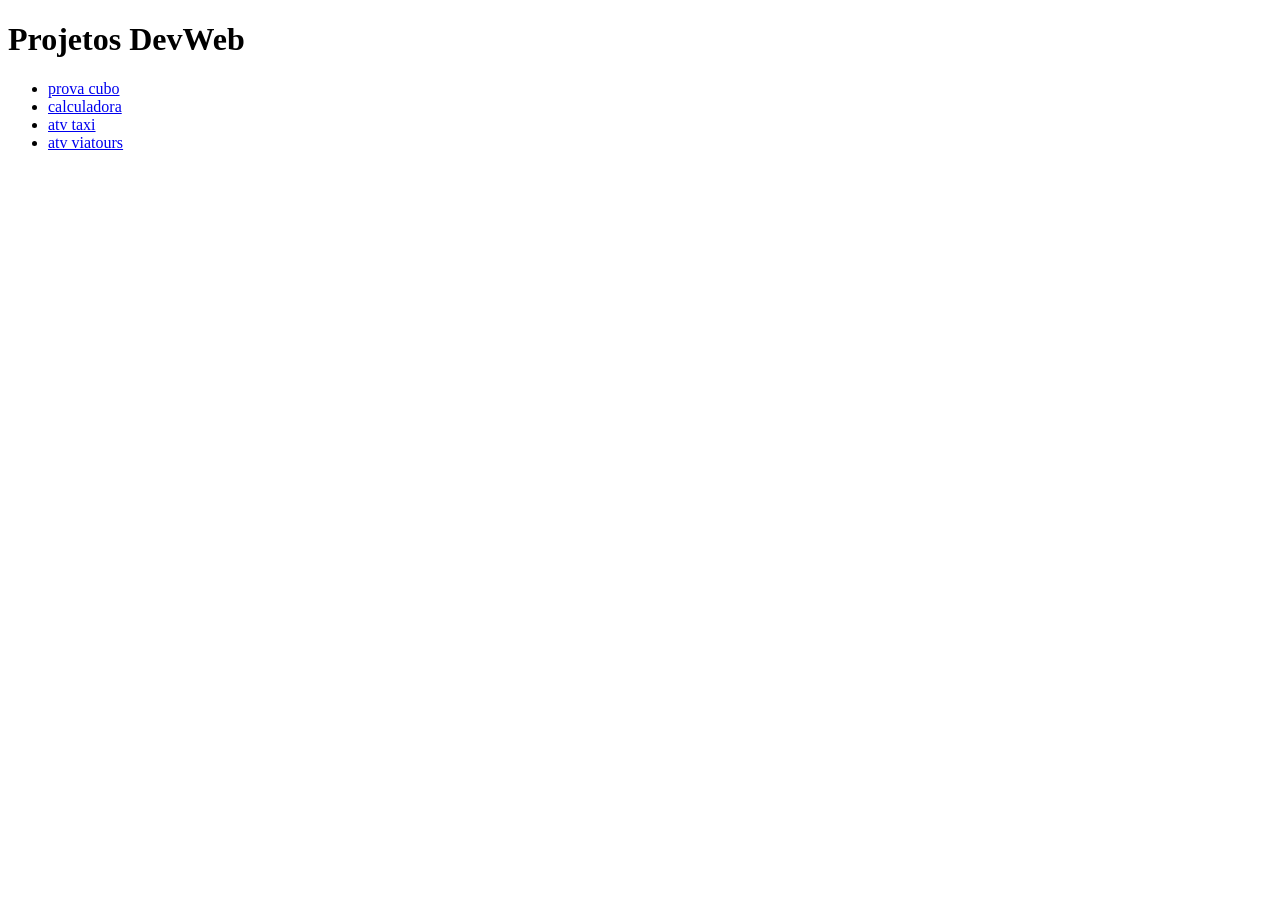
<file: index.html>
<!DOCTYPE html>
<html lang="pt-br">
<head>
    <meta charset="UTF-8">
    <meta name="viewport" content="width=device-width, initial-scale=1.0">
    <title>Projetos DevWeb</title>
</head>
<body>
    <main>
        <h1>
            Projetos DevWeb
        </h1>
        <ul>
            <li>
                <a href="cubo/">prova cubo</a>
            </li>
            <li>
                <a href="calculadora/">calculadora</a>
            </li>
            <li>
                <a href="atv-taxi/">atv taxi</a>
            </li>
            <li>
                <a href="viagens/atv-prova-viatours/">atv viatours</a>
            </li>
        </ul>

    </main>
    
</body>
</html>
</file>
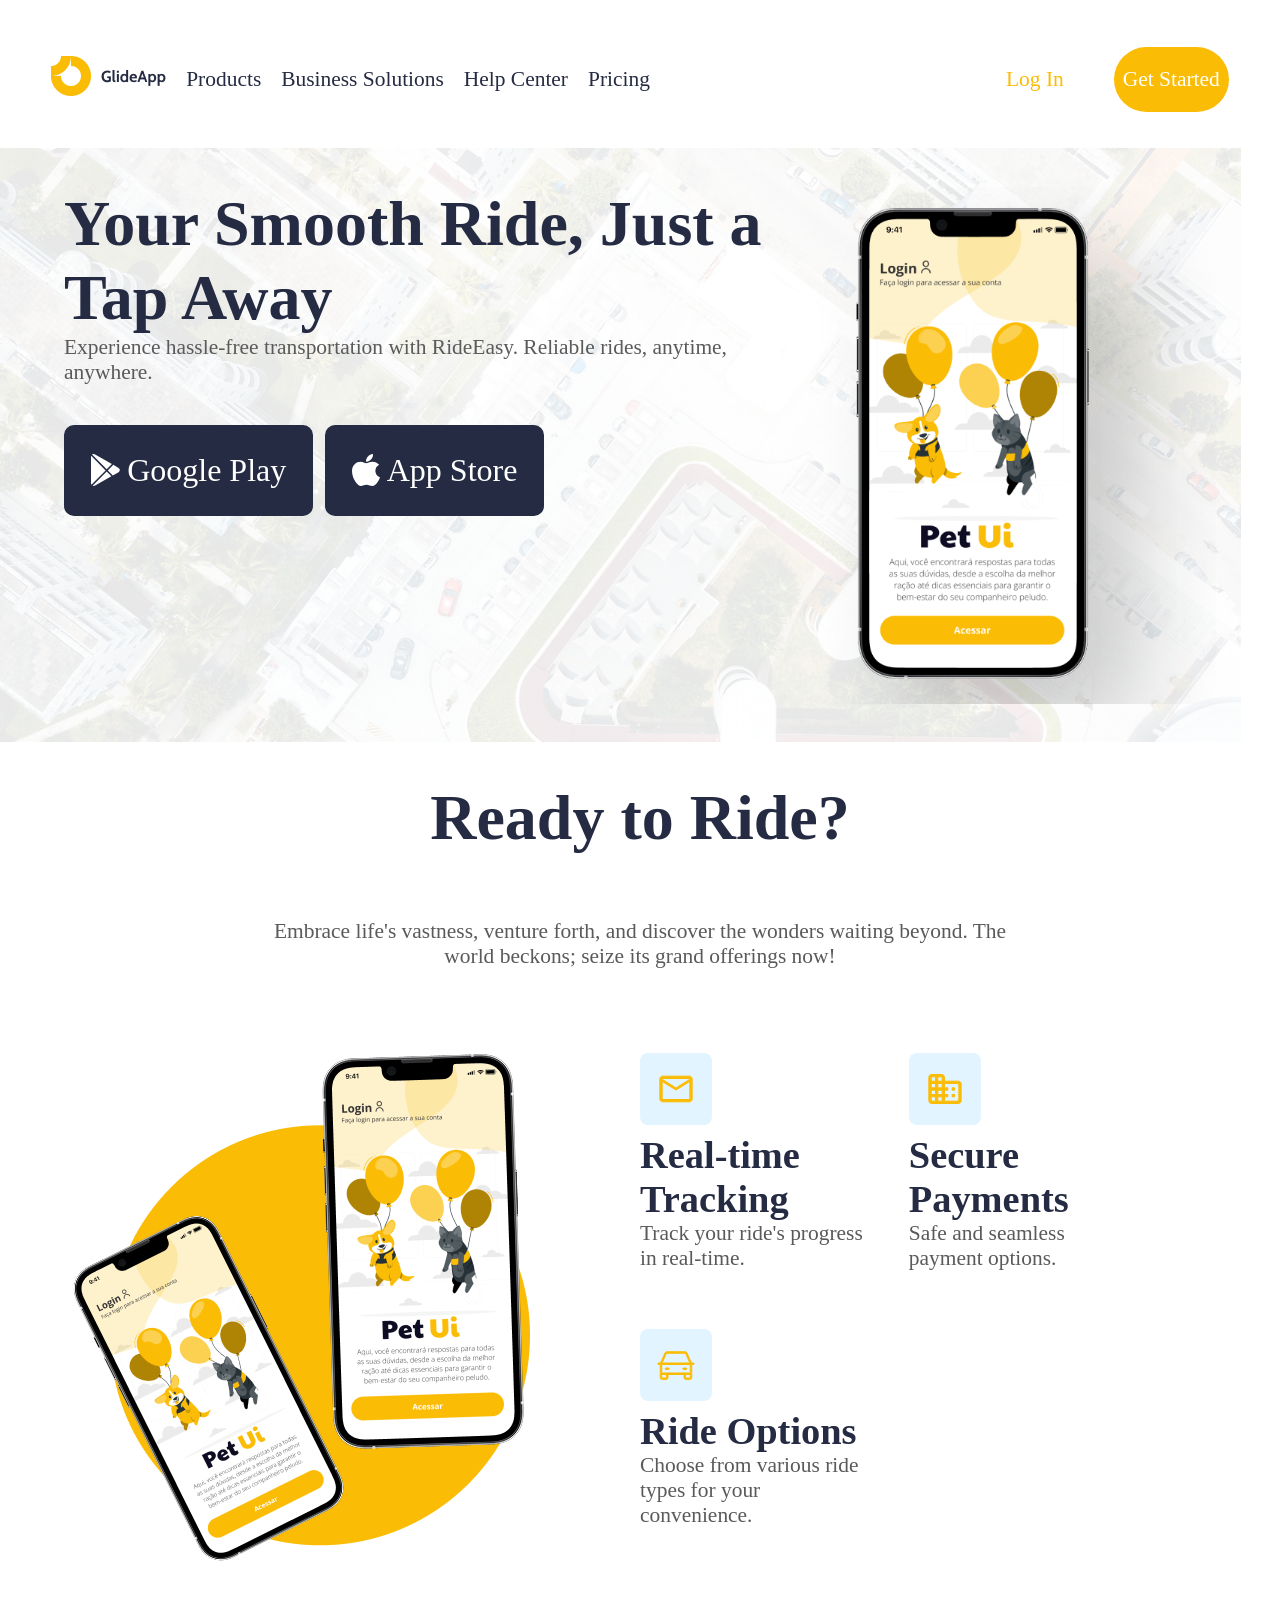
<file: atv-taxi/index.html>
<!DOCTYPE html>
<html lang="pt-br">

<head>
    <meta charset="UTF-8">
    <meta name="viewport" content="width=device-width, initial-scale=1.0">
    <link rel="stylesheet" href="css/reset.css">
    <link rel="stylesheet" href="css/style.css">
    <title>atv Táxi</title>
</head>

<body>
    <header>

        <nav>
            <ul>
                <li>
                    <h1>
                        <img src="images/logo-glide-app.png" alt="logo-glide-app">
                    </h1>
                </li>
                <li>
                    <a href="#">Products</a>
                </li>
                <li>
                    <a href="#">Business Solutions</a>
                </li>
                <li>
                    <a href="#">Help Center </a>
                </li>
                <li>
                    <a href="#">Pricing</a>
                </li>
            </ul>
            <ul class="canto">
                <li class="log">
                    <a href="#">Log In</a>
                </li>
                <li class="get">
                    <a href="#">Get Started</a>
                </li>
            </ul>
        </nav>
    </header>
    <main>
        <section class="banner">
            <div>
                <h2>
                    Your Smooth Ride, Just a Tap Away
                </h2>
                <p class="pqn">
                    Experience hassle-free transportation with RideEasy.
                    Reliable rides, anytime, anywhere.
                </p>
                <p class="button">
                    <a href="#" class="app">
                        <img src="images/icon-button-google.svg" alt="icon-button-google">
                        <span>
                            Google Play
                        </span>
                    </a>
                    <a href="#" class="app">
                        <img src="images/icon-apple-ios.svg" alt="icon-apple-ios">
                        <span>
                            App Store
                        </span>
                    </a>
                </p>

            </div>
            <div class="imagem">
                <img src="images/iphone-pet-ui.png" alt="" class="imagememe">
            </div>

        </section>
        <section class="ride">

            <h2>
                Ready to Ride?
            </h2>
            <p class="pqn">
                Embrace life's vastness, venture forth,
                and discover the wonders waiting beyond.
                The world beckons; seize its grand offerings now!
            </p>
            <div>
                <div class="imagi">
                    <img src="images/smartphones-pet-uis.png" alt="smartphones-pet-uis">
                </div>
                <div class="lista">
                    <ul>
                        <li>
                            <img src="images/icon-back-blue-letter.svg" alt="icon-back-blue-letter">
                            <h3>
                                Real-time Tracking
                            </h3>
                            <p class="pqn">
                                Track your ride's progress in real-time.
                            </p>
                        </li>
                        <li>
                            <img src="images/icon-back-blue-building.svg" alt="icon-back-blue-building">
                            <h3>
                                Secure Payments
                            </h3>
                            <p class="pqn">
                                Safe and seamless payment options.
                            </p>
                        </li>
                        <li>
                            <img src="images/icon-back-blue-car.svg" alt="icon-back-blue-car">
                            <h3>
                                Ride Options
                            </h3>
                            <p class="pqn">
                                Choose from various ride types for your convenience.
                            </p>
                        </li>
                    </ul>
                </div>
            </div>
        </section>
    </main>
</body>

</html>
</file>
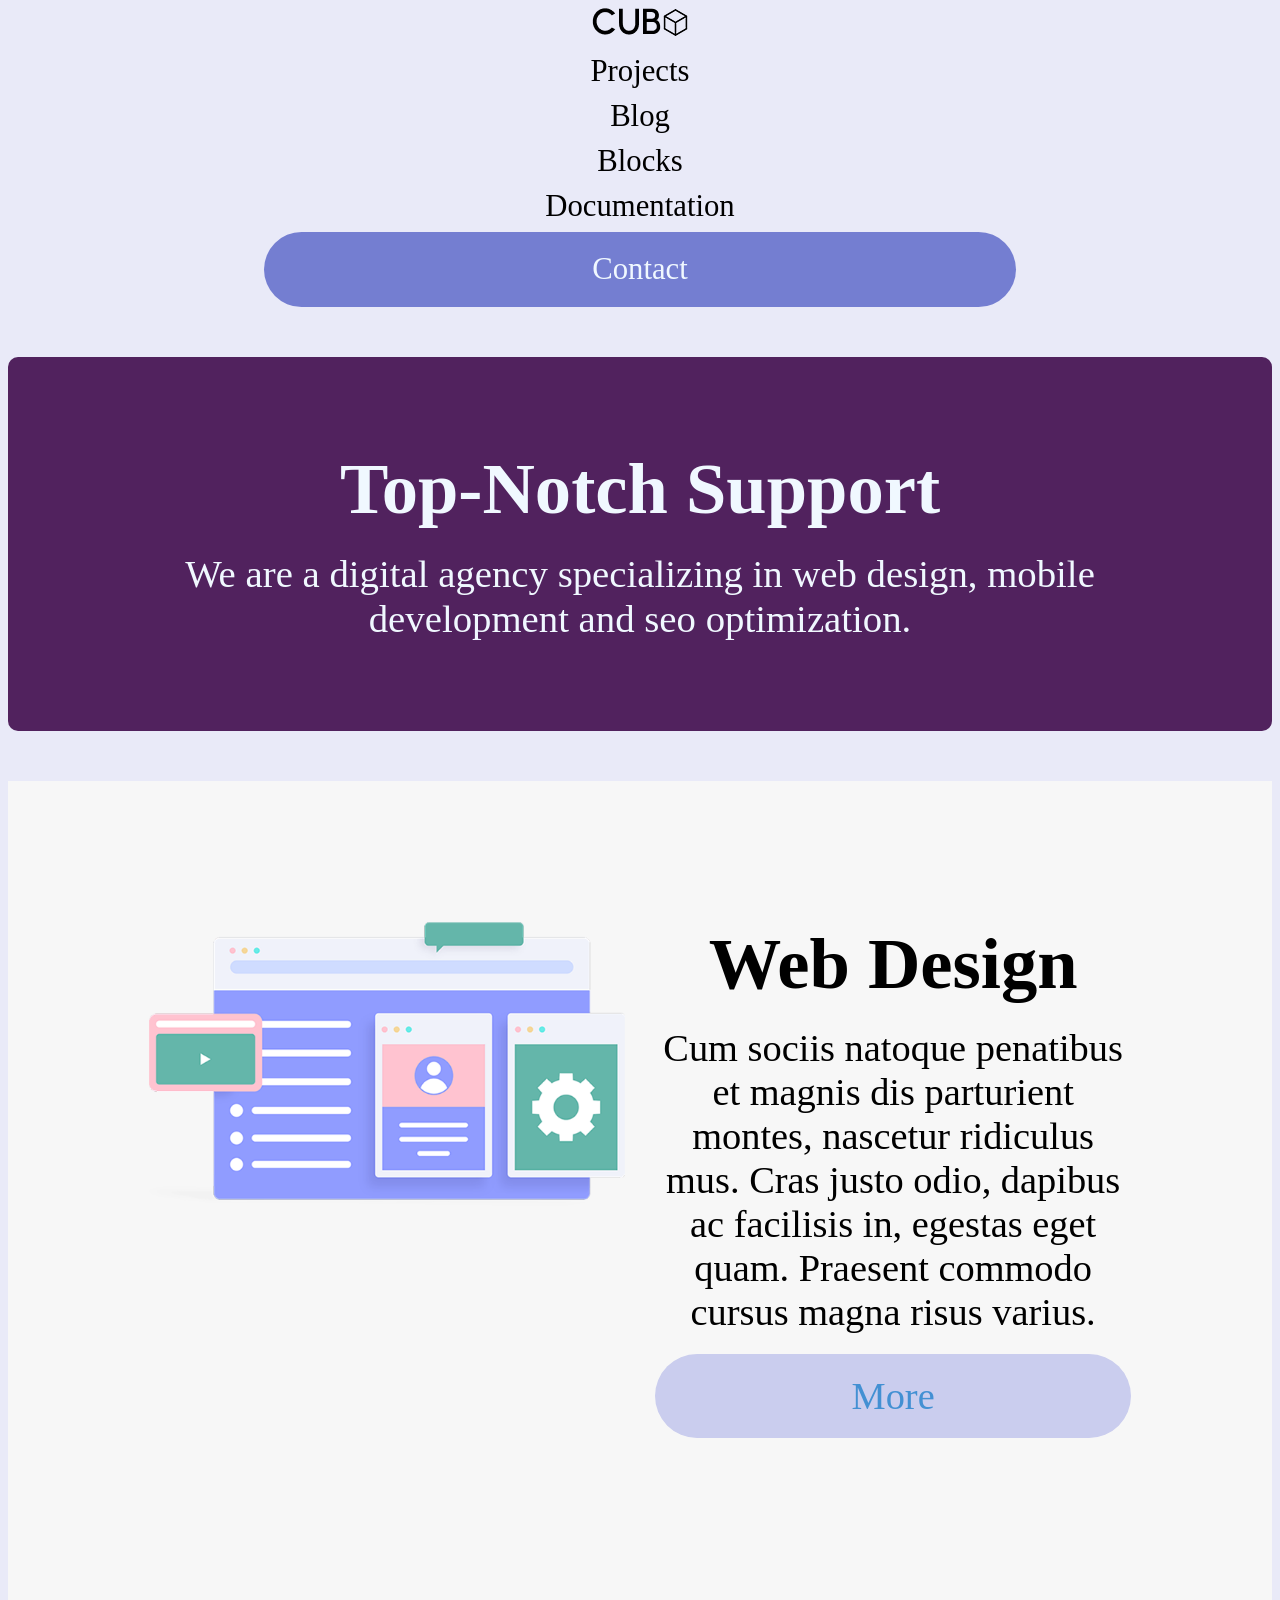
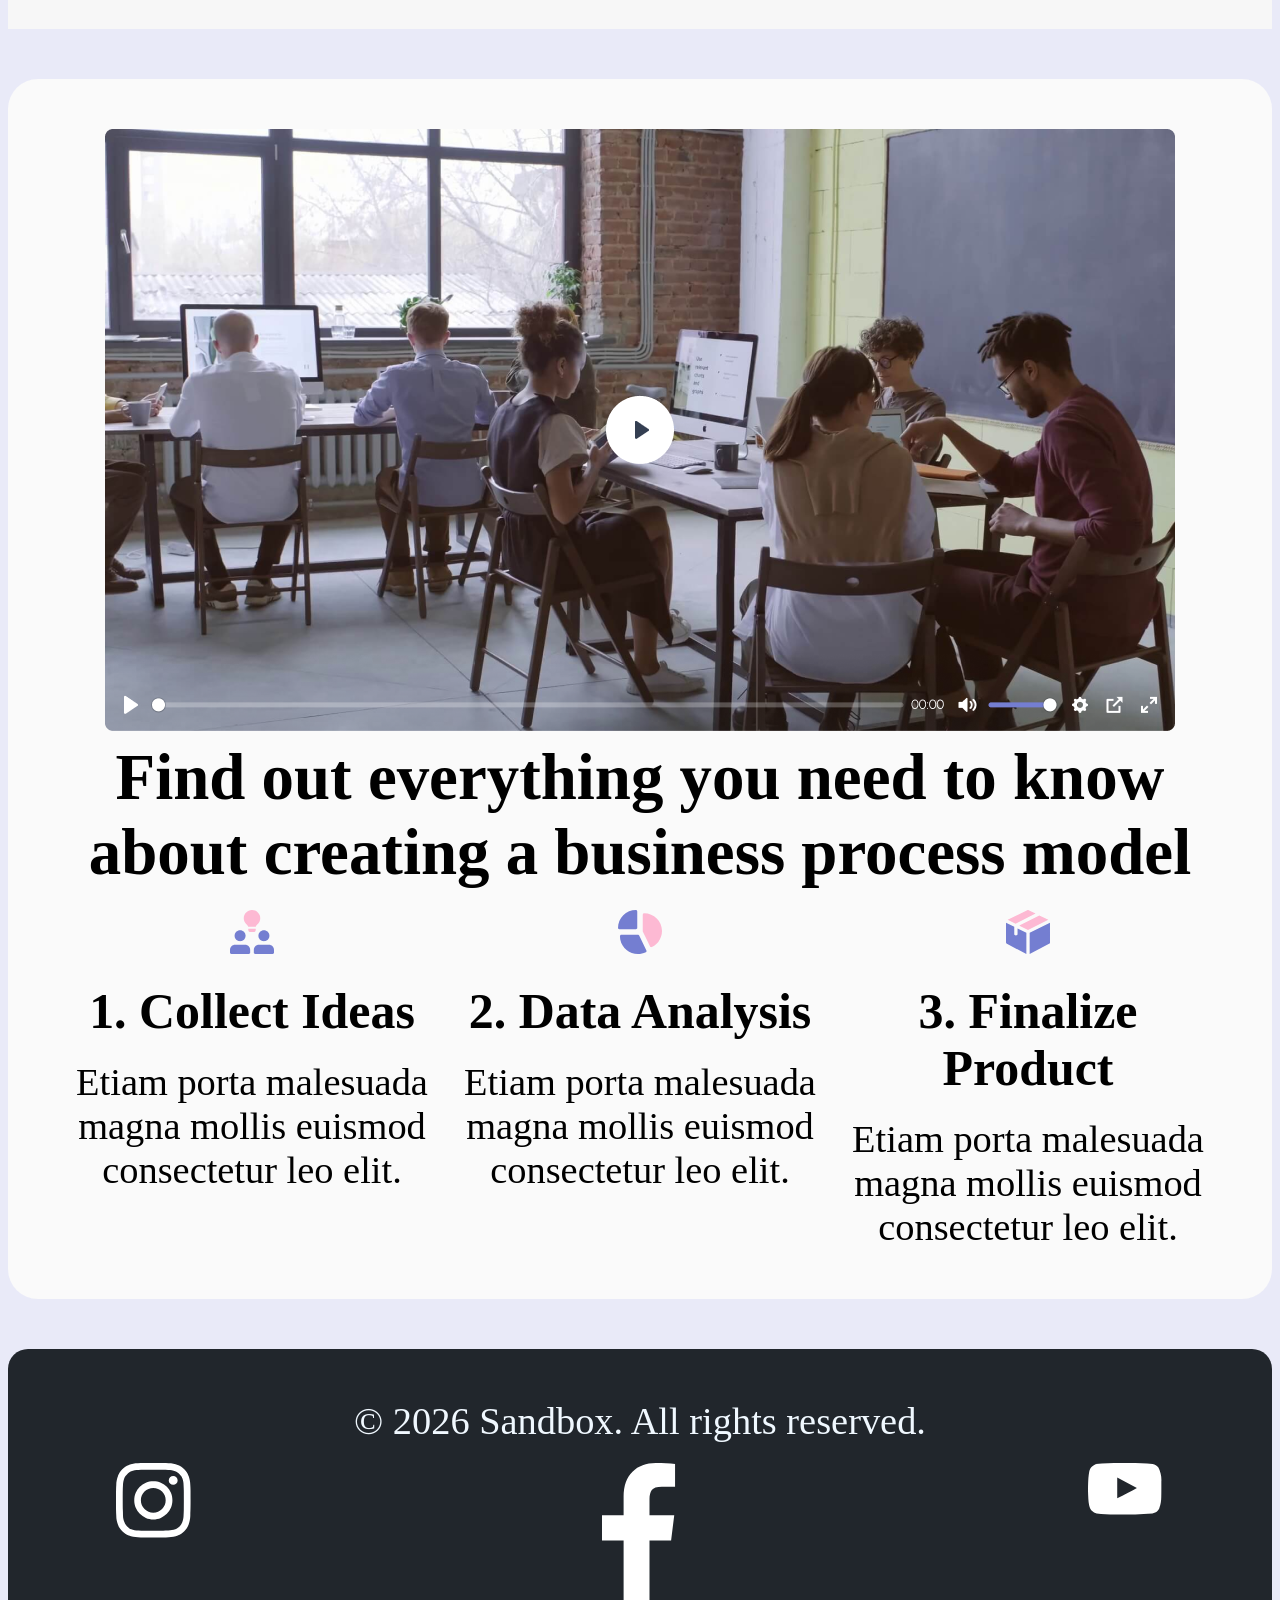
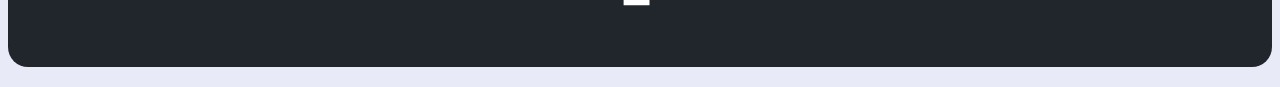
<file: cubo/index.html>
<!DOCTYPE html>
<html lang="pt-br">

<head>
    <meta charset="UTF-8">
    <meta name="viewport" content="width=device-width, initial-scale=1.0">
    <title>Document</title>
    <link rel="stylesheet" href="css/reset.css">
    <link rel="stylesheet" href="css/style.css">
</head>

<body>
    <main>
        <header>

            <nav>

                <ul>
                    <li>
                        <h1>
                            <img src="images/logo-cubo.png" alt="logo-cubo">
                        </h1>
                    </li>
                    <li>
                        <a href="#">Projects</a>
                    </li>
                    <li>
                        <a href="#">Blog</a>
                    </li>
                    <li>
                        <a href="#">Blocks</a>
                    </li>
                    <li>
                        <a href="#">Documentation</a>
                    </li>
                    <li class="C">
                        <a href="#">Contact</a>
                    </li>
                </ul>
            </nav>
        </header>
        <section class="um">
            <h2>
                Top-Notch Support
            </h2>
            <p>
                We are a digital agency specializing in web design, mobile development and seo optimization.

            </p>
        </section>
        <section class="dois">
            <div>
            <img src="images/web-design-cubo.png" alt="web-design-cubo">
            </div>
            <div>
                <h2>
                Web Design
            </h2>
            <p>
                Cum sociis natoque penatibus et magnis dis parturient montes, nascetur ridiculus mus. Cras justo odio,
                dapibus ac facilisis in, egestas eget quam. Praesent commodo cursus magna risus varius.
            </p>
            <p class="M">
                More 
            </p>
            </div>
        </section>
        <section class="tres">
            <img src="images/video-cubo.png" alt="video-cubo">
            <div>
                <h2>
                    Find out everything you <span>need </span> to know about creating a business process model

                </h2>
            </div>
            <div>
                <ul>
                    <li>
                        <img src="images/icone-collect-ideas.svg" alt="icone-collect-ideas">
                        <h3>
                            1. Collect Ideas
                        </h3>
                        <p>
                            Etiam porta malesuada magna mollis euismod consectetur leo elit.
                        </p>
                    </li>
                    <li>
                        <img src="images/icone-data-analysis.svg" alt="icone-collect-ideas">
                        <h3>
                            2. Data Analysis
                        </h3>
                        <p>
                            Etiam porta malesuada magna mollis euismod consectetur leo elit.

                        </p>
                    </li>
                    <li>
                        <img src="images/icone-finalize-product.svg" alt="icone-collect-ideas">
                        <h3>
                            3. Finalize Product

                        </h3>
                        <p>
                            Etiam porta malesuada magna mollis euismod consectetur leo elit.

                        </p>
                    </li>
                </ul>

            </div>

        </section>
        <footer>
            <p>
                © 2026 Sandbox. All rights reserved.

            </p>
            <nav>
                <ul>
                    <li>
                        <img src="images/instagram.svg" alt="">
                    </li>
                    <li>
                        <img src="images/facebook.svg" alt="">
                    </li>
                    <li>
                        <img src="images/youtube.svg" alt="">
                    </li>
                </ul>
            </nav>
        </footer>
    </main>
</body>

</html>
</file>
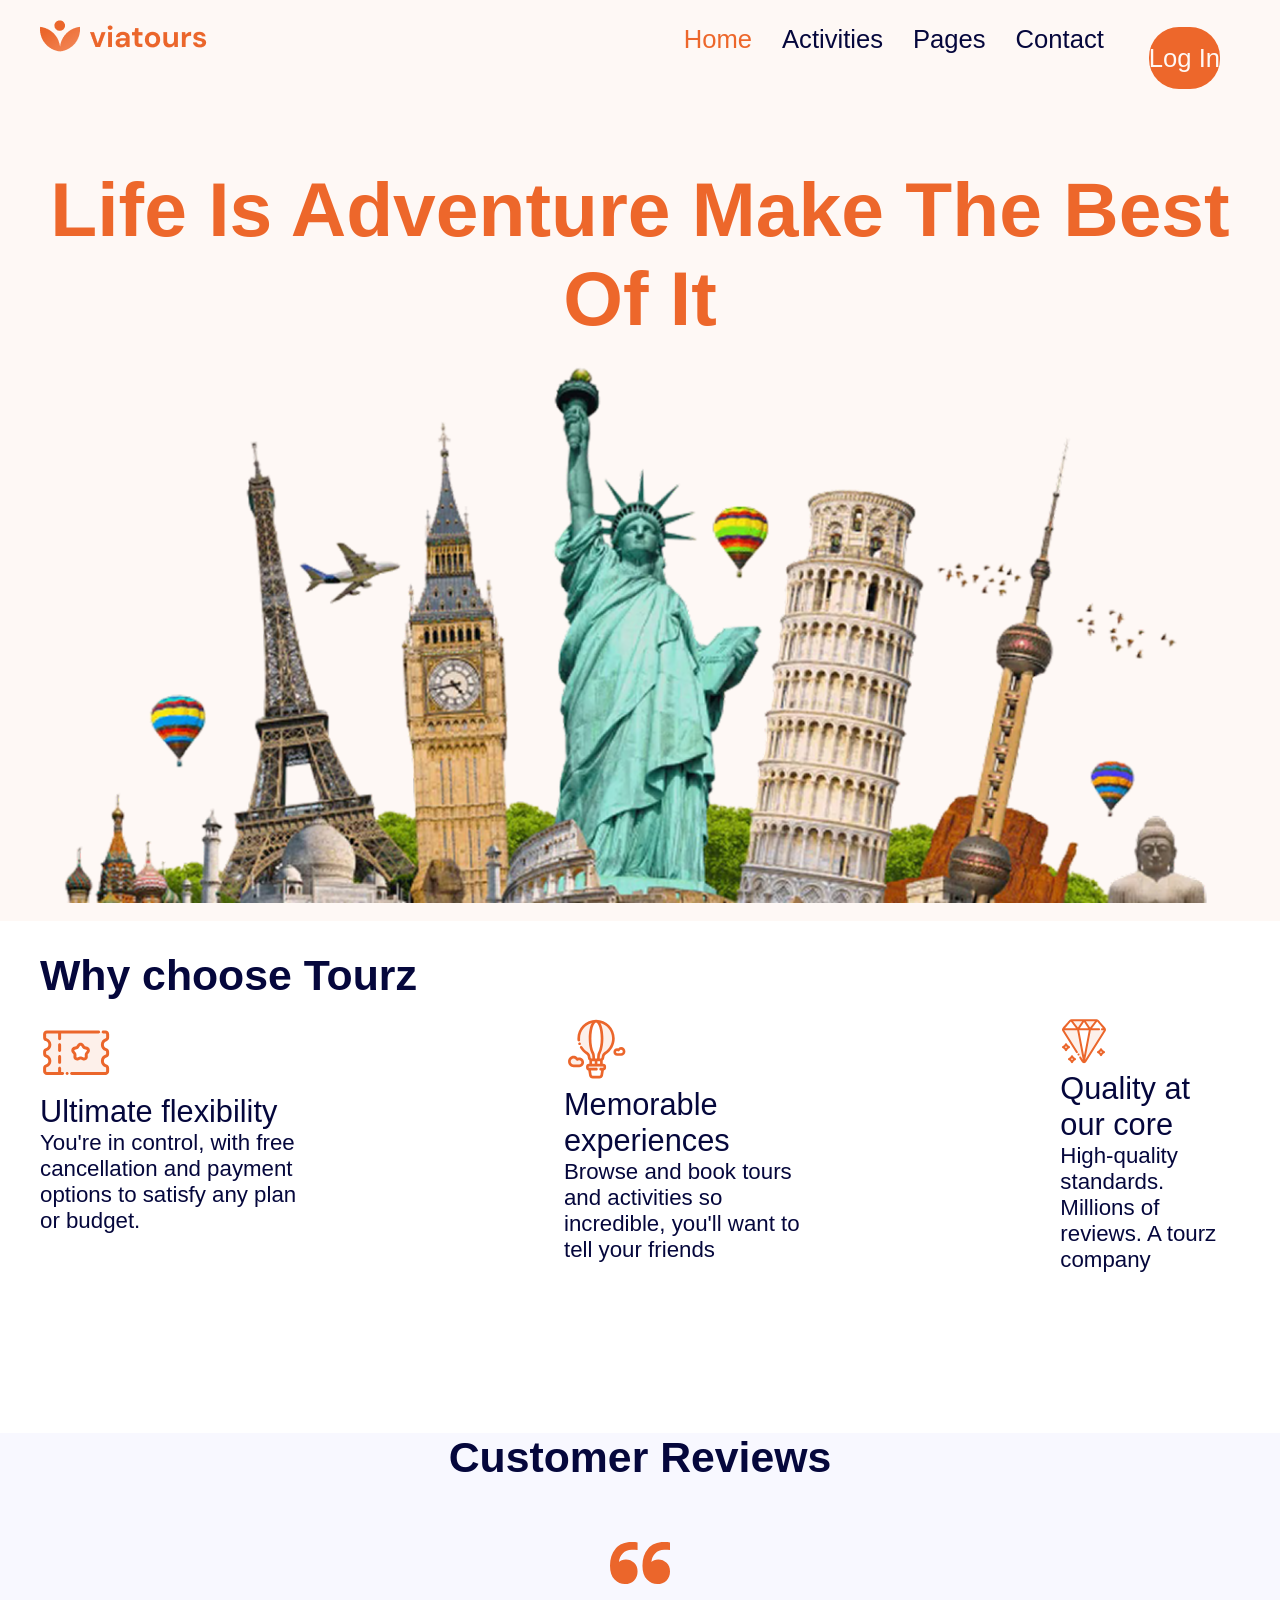
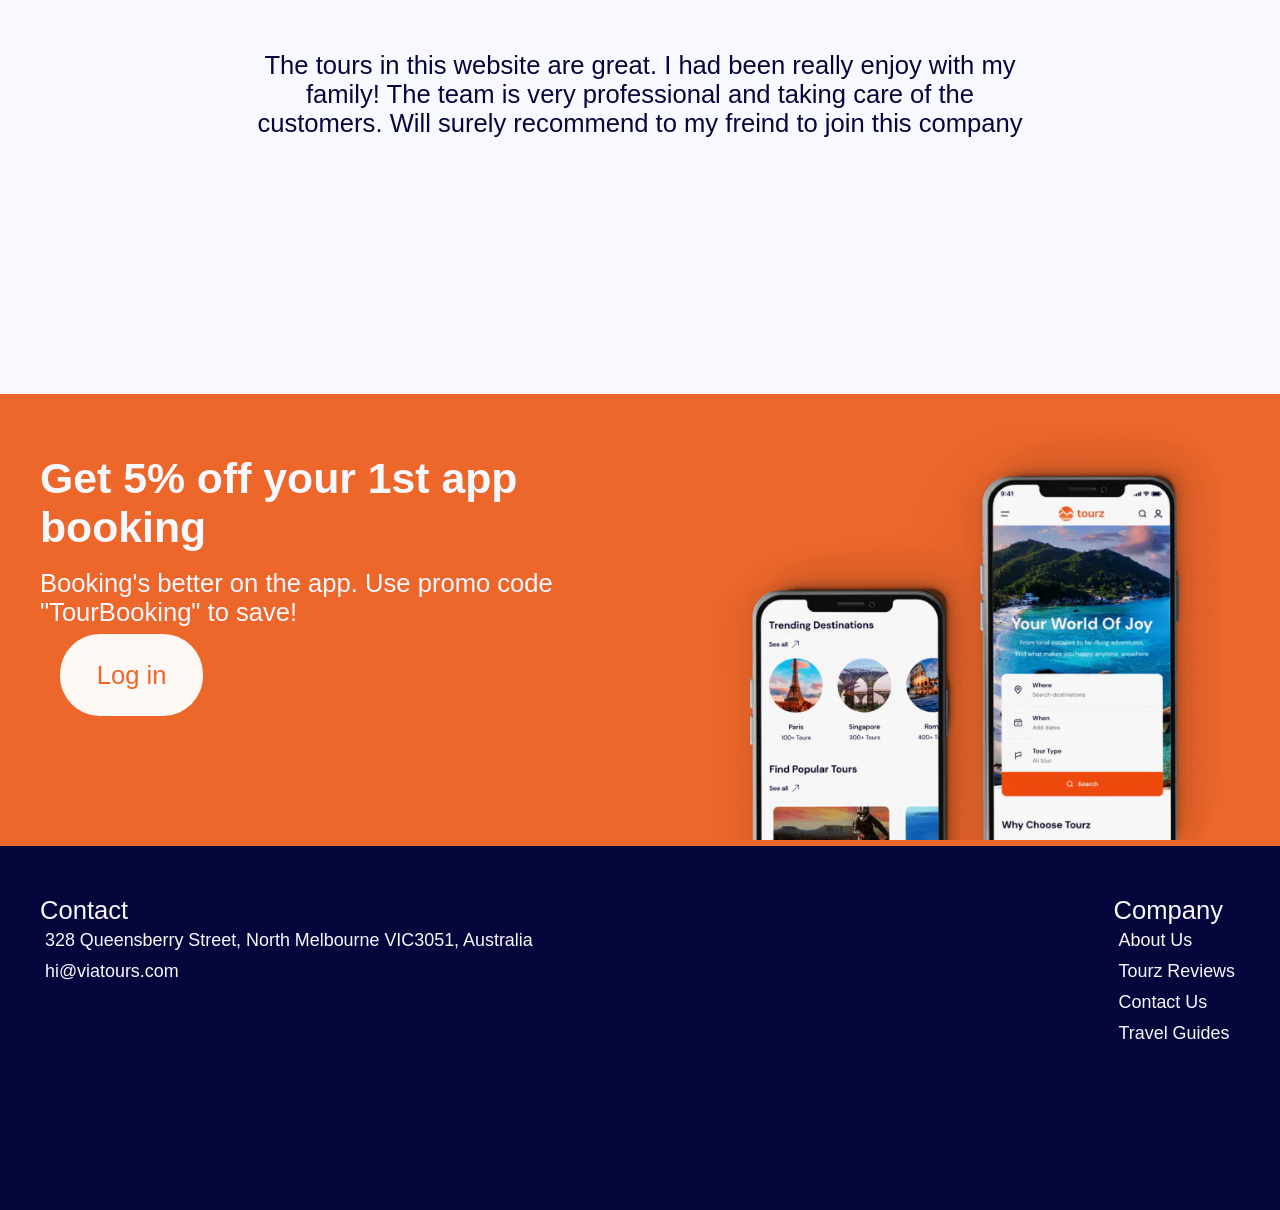
<file: viagens/atv-prova-viatours/index.html>
<!DOCTYPE html>
<html lang="pt-br">

<head>
    <meta charset="UTF-8">
    <meta name="viewport" content="width=device-width, initial-scale=1.0">
    <title>viatours</title>
    <link rel="stylesheet" href="css/reset.css">
    <link rel="stylesheet" href="css/style.css">
</head>

<body>
    <header>
        <h1>
            <img src="imagens/logo-viatours.png" alt="logo-viatours">

        </h1>
        <nav>
            <ul>
                <li class="homer">
                    <a href="#">Home</a>
                </li>
                <li>
                    <a href="#">Activities</a>
                </li>
                <li>
                    <a href="#">Pages</a>
                </li>
                <li>
                    <a href="#">Contact</a>
                </li>
                <li class="butao">
                    <button>
                        Log In
                    </button>

                </li>
            </ul>
        </nav>
    </header>
    <main>
        <section class="primeiro">
            <h2>
                Life Is Adventure Make
                The Best Of It
            </h2>
            <img src="imagens/imagem-banner.png" alt="imagem-banner">
        </section>

        <section class="segundo">
            <h2>Why choose Tourz</h2>
            <ul>
                <li>
                    <img src="imagens/icon-ticket.svg" alt="icon-ticket">
                    <h3>
                        Ultimate flexibility
                    </h3>
                    <p>
                        You're in control, with free
                        cancellation and payment options to
                        satisfy any plan or budget.
                    </p>
                </li>
                <li>
                    <img src="imagens/icon-balloon.svg.svg" alt="icon-balloon">
                    <h3>
                        Memorable experiences
                    </h3>
                    <p>
                        Browse and book tours and activities
                        so incredible, you'll want to tell your
                        friends
                    </p>
                </li>
                <li>
                    <img src="imagens/icon-diamond.svg.svg" alt="icon-diamond">
                    <h3>
                        Quality at our core
                    </h3>
                    <p>
                        High-quality standards. Millions of
                        reviews. A tourz company
                    </p>
                </li>
            </ul>
        </section>

        <section class="terceiro">
            <h3>Customer Reviews</h3>
            <img src="imagens/aspas.svg" alt="">
            <p>
                The tours in this website are great. I had been really enjoy with my family! The team is very
                professional and taking care of the customers. Will surely recommend to my freind to join
                this company
            </p>
        </section>

        <section class="quarto">
            <div>
                <h3>Get 5% off your 1st app booking</h3>
                <p>
                    Booking's better on the app. Use promo code
                    "TourBooking" to save!

                </p>
                <p>
                    <button>
                        Log in
                    </button>
                </p>

            </div>
            <div>
                <img src="imagens/celular.png" alt="celular">
            </div>
        </section>
    </main>
    <footer>
        <div>
            <h4>
                Contact
            </h4>
            <p>
                328 Queensberry Street, North Melbourne VIC3051,
                Australia
            </p>
            <p>
                hi@viatours.com
            </p>
        </div>
        <div>
            <h4>Company</h4>
            <nav>
                <ul>
                    <li>
                        <a href="#">About Us</a>
                        
                    </li>
                    <li>
                        <a href="#">Tourz Reviews</a>
                        
                    </li>
                    <li>
                        <a href="#">Contact Us</a>
                        
                    </li>
                    <li>
                        <a href="#">Travel Guides</a>
                        
                    </li>

                </ul>
            </nav>
        </div>
    </footer>
</body>

</html>
</file>
<file: atv-taxi/css/style.css>
html {
    font-size: clamp(1rem, 2vw + 0.8rem, 2rem);
    text-align: center;
    color: #252B42;
}

header {
    padding: 20px 0 10px 0;
}

li.log a {
    color: #FBBC05;
    margin: 30px;
    display: inline-block;
}

li.get a {
    display: inline-block;
    color: #ffffff;
    background-color: #FBBC05;
    padding: 20px 9px;
    border-radius: 50px;
}

section.banner {
    background: url(../images/background-banner.png) no-repeat;
    background-size: auto 100%;
    padding: 3vw 5vw;

}

section.banner div.imagem {
    display: none;
}

section.banner h2 {
    font-size: 2rem;
}

h2 {
    font-size: 2rem;
    font-weight: bolder;
}

p.pqn {
    font-weight: lighter;
    color: #5a5a5a;
    font-size: 0.67rem;
    margin: 0 0 20px 0;
}

section.banner p a.app {
    background-color: #252B42;
    color: #ffffff;
    padding: 27px;
    border-radius: 10px;
    display: inline-block;
    margin: 20px 0;
    display: flex;
    align-items: center;
}

section.banner p {
    display: flex;
    gap: 12px;
}

section.banner p img {
    height: 1rem;
    display: inline-block;
    margin: 0 6.7px 0 0;
}

section.ride {
    text-align: center;
    padding: 3vw 5vw;
}

section.ride div.imagi img {
    display: none;
}

h3 {
    font-size: 1.2rem;
    font-weight: bold;
}

@media only screen and (min-width: 500px) {
    header nav {
        display: flex;
        justify-content: space-between;
        align-items: center;
        font-size: 0.67rem;
        margin: 1.3vw 4vw 1.3vw 4vw;
    }

    section.banner h2,
    section.banner p {
        text-align: left;
    }

    header nav ul {
        display: flex;
        align-items: center;
        gap: 20px;
    }

    header nav ul li.log a:hover {
        color: #135000;
    }

    header nav ul li.get a:hover {
        background: none;
        border: 2px solid #FBBC05;
        color: #FBBC05;
    }

    section.banner div.imagem {
        display: block;
    }

    section.banner {
        display: flex;
    }

    section.banner div.imagem img.imagememe {
        display: flex;
    }

    section.ride div.imagi img {
        display: block;
    }

    section.ride>div {
        display: flex;
        justify-content: space-between;
        
    }
    section.ride div.lista ul{
        display: flex;
        gap: 3vw;
        flex-wrap: wrap;
        text-align: left;
    }
    section.ride div.lista ul li{
        width: 40%;
    }
    section.ride div div{
        width: 50%;
    }
    section.ride >p{
        padding: 5vw 15vw;
    }
}
</file>
<file: cubo/css/style.css>
/* === IMPORTAÇÃO DE FONTES */

@import url('https://fonts.googleapis.com/css2?family=Epilogue:ital,wght@0,100..900;1,100..900&family=Fredoka:wght@300..700&family=Nunito:ital,wght@0,200..1000;1,200..1000&family=Oswald:wght@200..700&family=Urbanist:ital,wght@0,100..900;1,100..900&display=swap');
/*
Fontes Disponíveis:
// Sugiro usar esta 
font-family: "Urbanist", sans-serif; 
font-family: "Fredoka", sans-serif;
font-family: "Epilogue", sans-serif;
font-family: "Nunito", sans-serif;
font-family: "Oswald", sans-serif;
*/
/* ==========================*/

/* ==== FORMATAÇÃO GERAL === */
html {
    font-size: clamp(1rem, 2vw + 0.8rem, 3rem);
    padding: 5px 8px 20px 8px;
    text-align: center;
    background-color: #E9EAF8;
}

header nav ul li {
    padding: 2px 0 8px 0;
    font-size: 0.8rem;
}

header nav ul li.C {
    background-color: #747ED1;
    border-radius: 40px;
    padding: 20px 2px 20px 2px;
    margin: 0 20vw;
    color: aliceblue;
    margin-bottom: 50px;
}

section.um {
    background-color: #51225E;
    border-radius: 10px;
    font-size: 1.01rem;
    color: aliceblue;
    padding: 70px 40px;
    margin-bottom: 50px;
}

section.um h2 {
    font-weight: bolder;
    font-size: 1.89rem;
    padding: 0 0 20px 0;
}

section.dois {
    background-color: rgb(247, 247, 247);
    padding: 11vw;
    margin-bottom: 50px;
}

section.dois h2 {
    font-weight: bolder;
    font-size: 1.89rem;
    padding: 0 0 20px 0;
}

section.dois p.M {
    background-color: #cacdee;
    border-radius: 20vw;
    padding: 20px 2px 20px 2px;
    margin: 0 20vw;
    color: rgb(67, 144, 211);
    margin: 20px 0 50px 0;
}

section.tres {
    background-color: rgb(250, 250, 250);
    padding: 50px;
    border-radius: 30px;
    margin-bottom: 50px;
}

section.tres h2 {
    font-weight: bolder;
    font-size: 1.69rem;
    padding: 0 0 20px 0;
}

section.tres ul li h3 {
    font-weight: bolder;
    font-size: 1.3rem;
    padding: 20px;
}

footer {
    background-color: #21262C;
    color: aliceblue;
    font-weight: lighter;
    padding: 50px;
    border-radius: 20px;
}

footer ul {
    display: flex;
    justify-content: space-between;
}

footer ul li {
    width: 5rem;
    padding: 20px 0 0 0;
}


/* MEDIA QUERY - DESKTOP */
@media screen and (min-width: 600px) {
    section.um {
        padding: 90px;
    }
    section.dois{
        display: flex;
        justify-content: space-between;
        gap: 30px;
    }
    section.dois div{
        width: 30rem;
    }
    section.tres div ul{
        display: flex;
        justify-content: space-between;
    }
    footer ul li img{
        width: 2rem;
        height: auto;
    }
}
</file>
<file: viagens/atv-prova-viatours/css/style.css>
/* === IMPORTAÇÃO DE FONTES */

@import url('https://fonts.googleapis.com/css2?family=Epilogue:ital,wght@0,100..900;1,100..900&family=Fredoka:wght@300..700&family=Nunito:ital,wght@0,200..1000;1,200..1000&family=Oswald:wght@200..700&family=Urbanist:ital,wght@0,100..900;1,100..900&display=swap');
/*
Fontes Disponíveis:
// Sugiro usar esta 
font-family: "Urbanist", sans-serif; 
font-family: "Fredoka", sans-serif;
font-family: "Epilogue", sans-serif;
font-family: "Nunito", sans-serif;
font-family: "Oswald", sans-serif;
*/
/* ==========================*/

/* ==== FORMATAÇÃO GERAL === */
html {
    font-size: clamp(1rem, 2vw + 0.8rem, 3rem);
    text-align: center;
    font-family: Arial, Helvetica, sans-serif;
    color: #05073C;

}

header {
    padding: 20px 40px 28.6px 40px;
    background-color: #FEF8F5;
}

header ul li.homer {
    color: #ED672B;
}

header ul li {
    padding: 5px;
}

header ul li.butao {
    background-color: #ED672B;
    margin: 7px 20px;
    padding: 16.7px 0;
    color: #FEF8F5;
    border-radius: 30px;
}

header ul li.butao:hover {
    border-color: #ED672B;
    border-width: 2px;
    background-color: #FEF8F5;
    color: #ED672B;
}

section.primeiro {
    font-size: 3rem;
    padding: 40px 40px 0 40px;
    color: #ED672B;
    font-weight: bolder;
    background-color: #FEF8F5;
}

section.segundo {
    padding: 0 40px 20px 40px;
    text-align: left;
}

section.segundo h2 {
    font-weight: bolder;
    padding: 30px 20px 16.7px 0;
    font-size: 1.67rem;
}

section.segundo img {
    width: 26.7%;
}

section.segundo h3 {
    font-size: 1.2rem;
}

section.segundo ul li p {
    font-size: 0.87rem;
    font-weight: lighter;
}

section.terceiro {
    padding: 30px 40px;
    background-color: #f8f8ff;
}

section.terceiro h3 {
    font-size: 1.67rem;
    font-weight: bolder;
}

section.terceiro img {
    padding: 60px 0;
}

section.quarto {
    background-color: #ED672B;
    color: #f8f8ff;
    padding: 30px 40px 0 40px;
}

section.quarto h3 {
    font-weight: bolder;
    padding: 30px 20px 16.7px 0;
    font-size: 1.67rem;
}

section.quarto p button {
    background-color: #FEF8F5;
    margin: 7px 20px;
    padding: 26.7px 36.7px;
    color: #ED672B;
    border-radius: 40px;
}

section.quarto p button:hover {
    background-color: #05073C;
    color: #FEF8F5;
}

footer {
    background-color: #05073C;
    color: #f8f8ff;
    padding: 20px 40px 28.6px 40px;
}

footer div {
    padding: 20px 0;
}

footer p,
footer nav ul li {
    font-size: 0.7rem;
    padding: 5px;
}

/* MEDIA QUERY - DESKTOP */
@media screen and (min-width: 600px) {
    html {
        font-size: clamp(1rem, 1vw + 0.8rem, 1.67rem);
    }
    header {
        display: flex;
        justify-content: space-between;
    }
    header ul {
        display: flex;
        gap: 20px;
    }
    section.segundo ul{
        display: flex;
        gap: 20vw;
        padding-bottom: 11vw;
    }
    section.terceiro{
        padding: 0 0 20vw 0;
    }
    section.terceiro p{
        margin: 0 20vw;
    }
    section.quarto {
        text-align: left;
        display: flex;
        justify-content: space-between;
    }
    footer{
        text-align: left;
        display: flex;
        justify-content: space-between;
        padding: 30px 40px 11vw 40px;
    }

}
</file>
